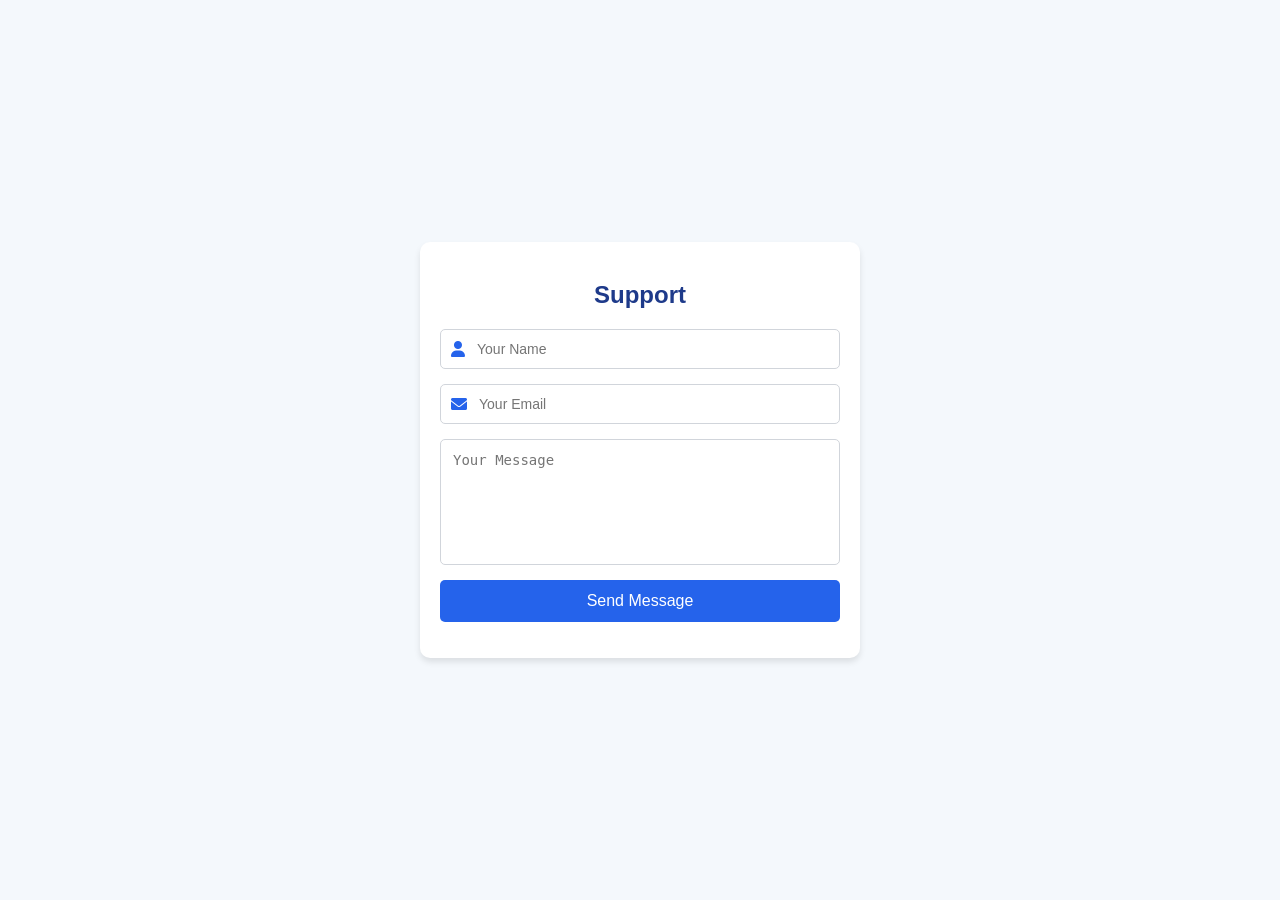
<file:  Support.html>
<!DOCTYPE html>
<html lang="en">
<head>
  <meta charset="UTF-8">
  <meta name="viewport" content="width=device-width, initial-scale=1.0">
  <title>Support Page</title>
  <link href="https://cdnjs.cloudflare.com/ajax/libs/font-awesome/6.0.0/css/all.min.css" rel="stylesheet">
  <style>
    body {
      margin: 0;
      padding: 0;
      font-family: Arial, sans-serif;
      background-color: #f4f8fc;
      display: flex;
      align-items: center;
      justify-content: center;
      min-height: 100vh;
    }

    .container {
      width: 100%;
      max-width: 400px;
      background: #ffffff;
      border-radius: 10px;
      box-shadow: 0 4px 6px rgba(0, 0, 0, 0.1);
      padding: 20px;
    }

    h2 {
      text-align: center;
      color: #1e3a8a;
      font-size: 24px;
      margin-bottom: 20px;
    }

    .input-group {
      margin-bottom: 15px;
    }

    .input-wrapper {
      display: flex;
      align-items: center;
      border: 1px solid #d1d5db;
      border-radius: 5px;
      padding: 10px;
      background-color: #ffffff;
    }

    .input-wrapper i {
      margin-right: 10px;
      color: #2563eb;
    }

    .input-field {
      flex: 1;
      border: none;
      outline: none;
      font-size: 14px;
    }

    textarea.input-field {
      resize: none;
      min-height: 100px;
    }

    .error {
      color: #ef4444;
      font-size: 12px;
      margin-top: 5px;
    }

    .button {
      width: 100%;
      background-color: #2563eb;
      color: white;
      padding: 12px;
      font-size: 16px;
      border: none;
      border-radius: 5px;
      cursor: pointer;
      transition: background-color 0.3s ease;
    }

    .button:hover {
      background-color: #1e40af;
    }

    .status {
      text-align: center;
      margin-top: 15px;
    }

    .status.success {
      color: #22c55e;
    }

    .status.error {
      color: #ef4444;
    }
  </style>
</head>
<body>
  <div class="container">
    <h2>Support</h2>
    <form id="supportForm">
      <!-- Name Input -->
      <div class="input-group">
        <div class="input-wrapper">
          <i class="fas fa-user"></i>
          <input 
            type="text" 
            id="name" 
            placeholder="Your Name" 
            class="input-field"
          />
        </div>
        <p id="nameError" class="error"></p>
      </div>

      <!-- Email Input -->
      <div class="input-group">
        <div class="input-wrapper">
          <i class="fas fa-envelope"></i>
          <input 
            type="email" 
            id="email" 
            placeholder="Your Email" 
            class="input-field"
          />
        </div>
        <p id="emailError" class="error"></p>
      </div>

      <!-- Message Input -->
      <div class="input-group">
  <div class="input-wrapper">
    
    <textarea 
      id="message" 
      placeholder="Your Message" 
      class="input-field"
      style="height: 100px; border: none; resize: none; outline: none; flex: 1;"
    ></textarea>
  </div>
  <p id="messageError" class="error"></p>
</div>

      <!-- Submit Button -->
      <button type="submit" class="button">Send Message</button>

      <!-- Submit Status -->
      <p id="submitStatus" class="status"></p>
    </form>
  </div>

  <!-- تحميل مكتبة EmailJS -->
<script src="https://cdn.emailjs.com/dist/email.min.js"></script>

<script>
  // Initialize EmailJS with your Public Key
  emailjs.init("qmMYm-mArQF1wGIfG"); // استبدل YOUR_PUBLIC_KEY بمفتاحك العام

  // Form submission event listener
  document.getElementById("supportForm").addEventListener("submit", function (event) {
    event.preventDefault(); // منع إعادة تحميل الصفحة

    // DOM elements
    const nameInput = document.getElementById("name").value.trim();
    const emailInput = document.getElementById("email").value.trim();
    const messageInput = document.getElementById("message").value.trim();
    const submitStatus = document.getElementById("submitStatus");

    // Reset status message
    submitStatus.textContent = "";
    submitStatus.classList.remove("success", "error");

    // Validate form inputs
    if (!nameInput || !emailInput || !messageInput) {
      submitStatus.textContent = "All fields are required.";
      submitStatus.classList.add("error");
      return;
    }

    // Sending the email using EmailJS
    emailjs
      .send("service_tid20zc", "template_ognwz72", {
        from_name: nameInput,
        from_email: emailInput,
        message: messageInput,
      })
      .then(
        function (response) {
          submitStatus.textContent = "Message sent successfully!";
          submitStatus.classList.add("success");
          document.getElementById("supportForm").reset(); // Reset form fields
        },
        function (error) {
          // تعديل في السطر الذي يطبع الخطأ
console.error("Error sending email:", error.text || error.message || error);
          submitStatus.textContent = "Failed to send message. Please try again.";
          submitStatus.classList.add("error");
        }
      );
  });
</script>
</body>
</html>
</file>
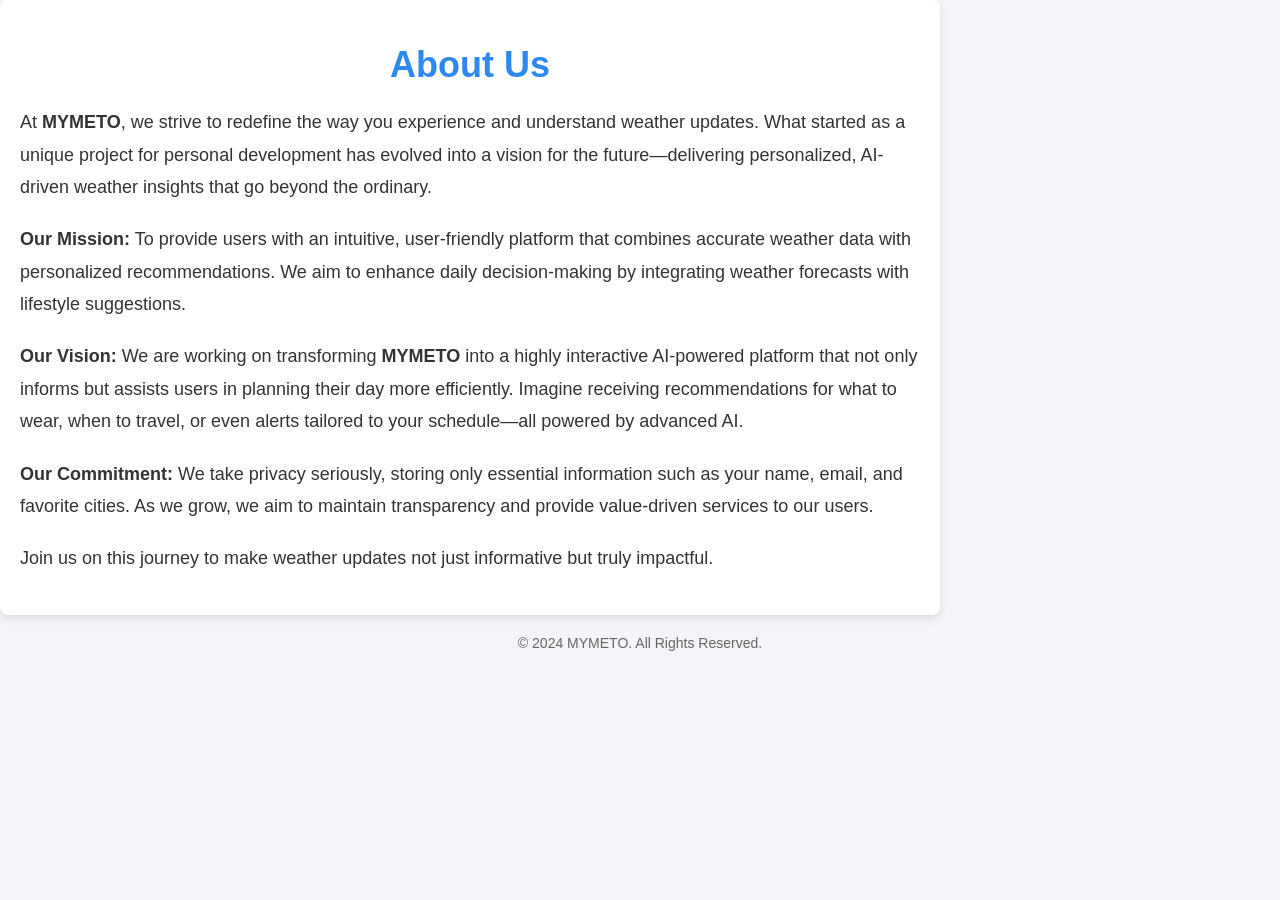
<file: aboutus.html>
<!DOCTYPE html>
<html lang="en">
<head>
  <meta charset="UTF-8">
  <meta name="viewport" content="width=device-width, initial-scale=1.0">
  <title>About Us - MYMETO</title>
  <style>
    body {
      font-family: 'Arial', sans-serif;
      margin: 0;
      padding: 0;
      background-color: #f4f4f9;
      color: #333;
    }

    .container {
      max-width: 900px;
      margin:  non;
      padding: 20px;
      background: white;
      border-radius: 8px;
      box-shadow: 0 4px 10px rgba(0, 0, 0, 0.1);
    }

    h1 {
      font-size: 36px;
      color: #2d89ef;
      margin-bottom: 20px;
      text-align: center;
    }

    p {
      font-size: 18px;
      line-height: 1.8;
      margin-bottom: 20px;
    }

    .emailButton {
      display: block;
      width: 200px;
      margin: 30px auto 0;
      text-align: center;
      background-color: #2d89ef;
      color: white;
      text-decoration: none;
      padding: 15px 20px;
      font-size: 18px;
      border-radius: 8px;
      box-shadow: 0 3px 6px rgba(0, 0, 0, 0.1);
      transition: background-color 0.3s ease, transform 0.2s;
    }

    .emailButton:hover {
      background-color: #2372c1;
      transform: translateY(-2px);
    }

    footer {
      text-align: center;
      margin-top: 20px;
      font-size: 14px;
      color: #666;
    }
  </style>
</head>
<body>
  <div class="container">
    <h1>About Us</h1>
    <p>
      At <b>MYMETO</b>, we strive to redefine the way you experience and understand weather updates. 
      What started as a unique project for personal development has evolved into a vision for the 
      future—delivering personalized, AI-driven weather insights that go beyond the ordinary.
    </p>
    <p>
      <b>Our Mission:</b> To provide users with an intuitive, user-friendly platform that combines accurate 
      weather data with personalized recommendations. We aim to enhance daily decision-making by integrating 
      weather forecasts with lifestyle suggestions.
    </p>
    <p>
      <b>Our Vision:</b> We are working on transforming <b>MYMETO</b> into a highly interactive AI-powered 
      platform that not only informs but assists users in planning their day more efficiently. Imagine receiving 
      recommendations for what to wear, when to travel, or even alerts tailored to your schedule—all powered 
      by advanced AI.
    </p>
    <p>
      <b>Our Commitment:</b> We take privacy seriously, storing only essential information such as your name, 
      email, and favorite cities. As we grow, we aim to maintain transparency and provide value-driven services 
      to our users.
    </p>
    <p>
      Join us on this journey to make weather updates not just informative but truly impactful.
    </p>
    
  </div>
  <footer>
    © 2024 MYMETO. All Rights Reserved.
  </footer>
</body>
<script>
document.getElementById("emailButton").addEventListener("click", function () {
  window.location.href = "ayudaparamatar@gmail.com";
});
const firebaseConfig = {
    apiKey: "AIzaSyA6Slo6ADIW5lHYHSx-mdkRALfYawNMY5Y",
    authDomain: "mymeto-e9fee.firebaseapp.com",
    projectId: "mymeto-e9fee",
    storageBucket: "mymeto-e9fee.firebasestorage.app",
    messagingSenderId: "224872010579",
    appId: "1:224872010579:web:bcebef217fd9bf0fd007a6",
    measurementId: "G-HYP247FPHF"
  };
if (!firebase.apps.length) {
  firebase.initializeApp(firebaseConfig);
}

const userId = localStorage.getItem("userId");
if (!userId) {
  console.error("No user ID found.");
  window.location.href = "logins.html"; // إعادة توجيه المستخدم لتسجيل الدخول
} else {
  console.log("User ID:", userId);
  // يمكنك الآن تحميل بيانات إضافية من Firestore
}

</script>
</html>
</file>
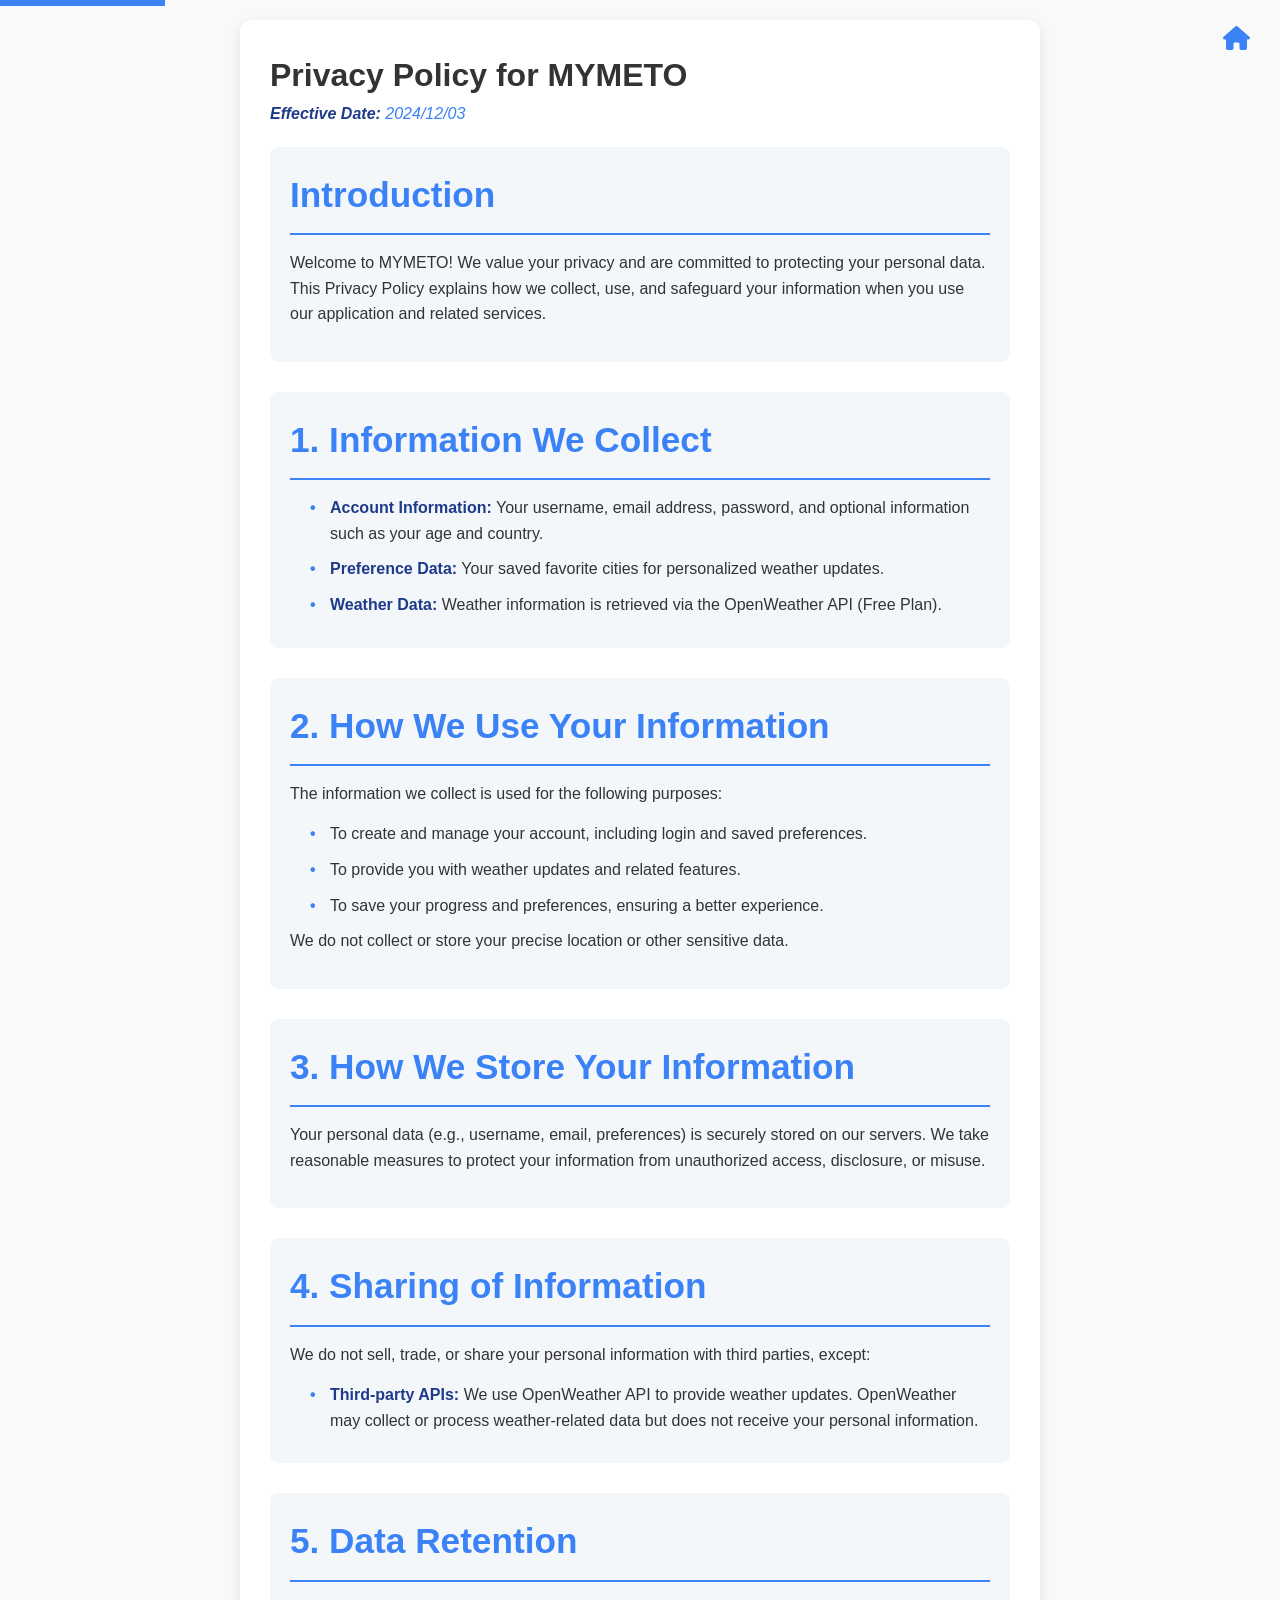
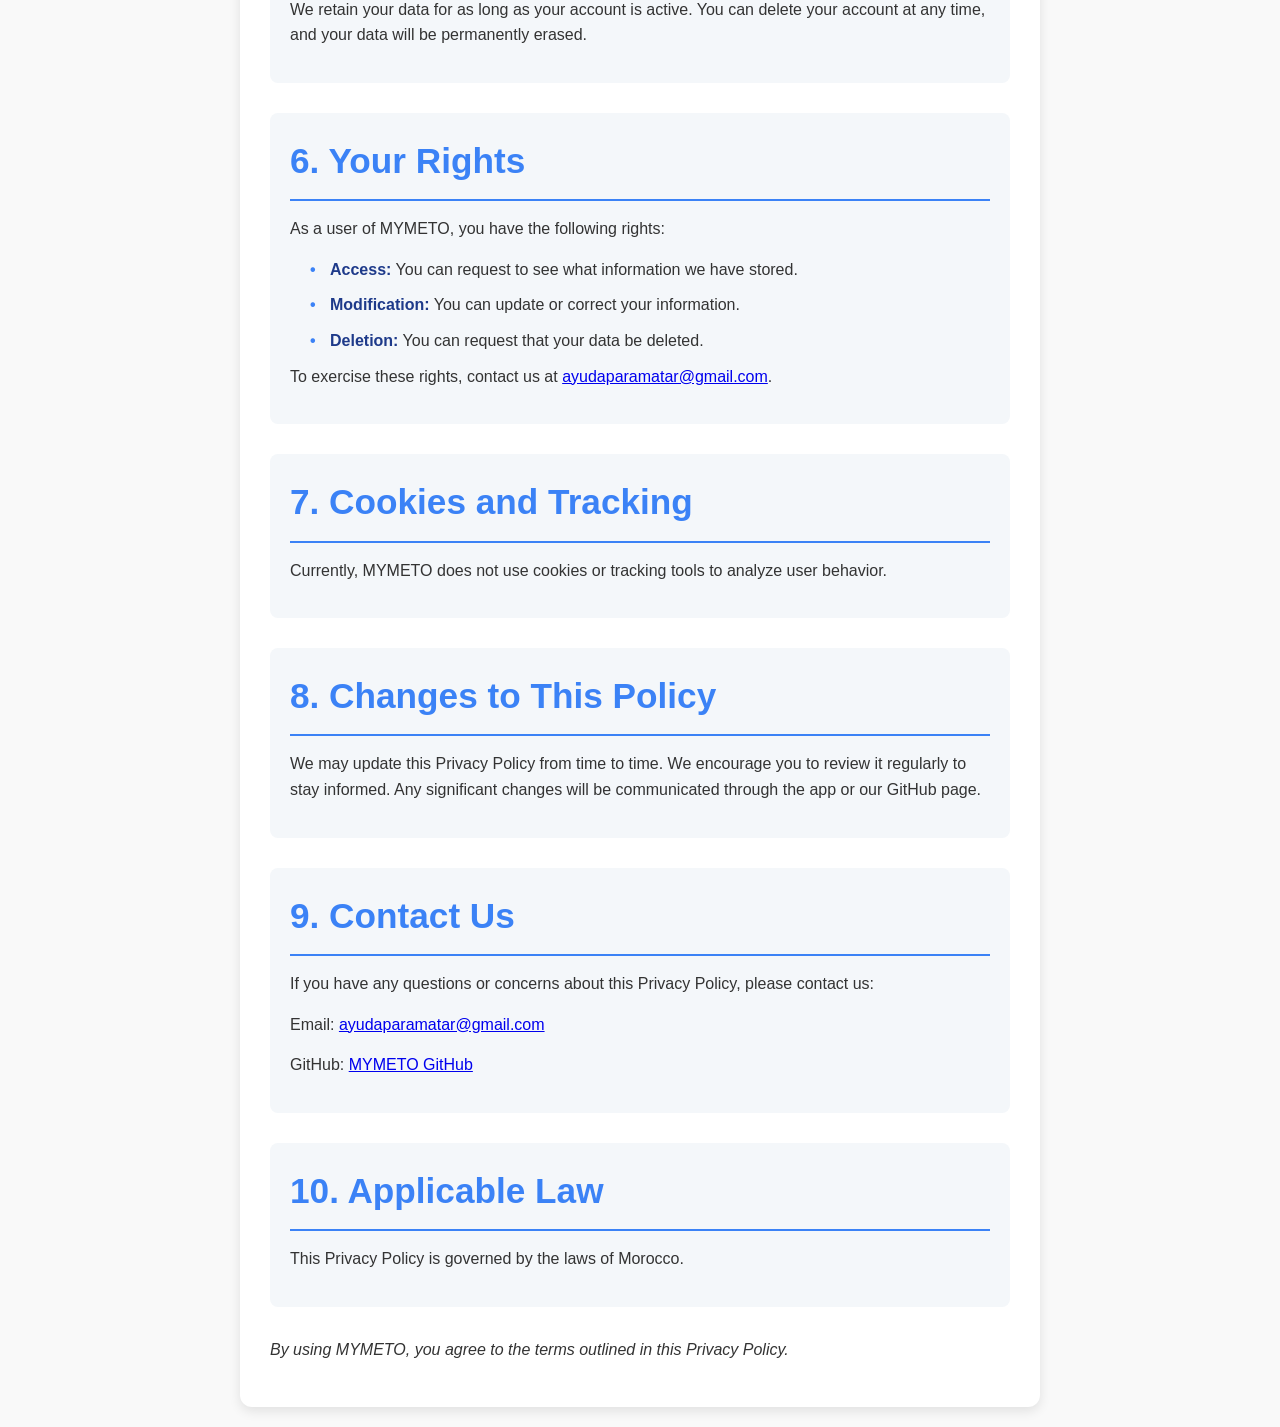
<file: police.html>
<!DOCTYPE html>
<html lang="en">

<head>
    <meta charset="UTF-8">
    <meta name="viewport" content="width=device-width, initial-scale=1.0">
    <title>MYMETO Privacy Policy</title>
    <link href="https://cdnjs.cloudflare.com/ajax/libs/font-awesome/6.0.0-beta3/css/all.min.css" rel="stylesheet">
    <style>
        :root {
            --primary-color: #3B82F6;
            --secondary-color: #1E3A8A;
            --background-color: #f9f9f9;
            --text-color: #333;
            --white: #ffffff;
            --shadow-color: rgba(0, 0, 0, 0.1);
        }
        * {
            box-sizing: border-box;
            margin: 0;
            padding: 0;
        }
        body {
            font-family: 'Arial', 'Helvetica Neue', sans-serif;
            background-color: var(--background-color);
            color: var(--text-color);
            line-height: 1.6;
            scroll-behavior: smooth;
        }
        .privacy-policy {
            max-width: 800px;
            margin: 20px auto;
            padding: 30px;
            background-color: var(--white);
            border-radius: 12px;
            box-shadow: 0 4px 12px var(--shadow-color);
        }
        .skip-link {
            position: absolute;
            top: -40px;
            left: 0;
            background: var(--primary-color);
            color: white;
            padding: 10px;
            z-index: 100;
            transition: top 0.3s ease-in-out;
        }
        .skip-link:focus {
            top: 0;
        }
        .home-link {
            position: fixed;
            top: 20px;
            right: 30px;
            color: var(--primary-color);
            text-decoration: none;
            font-size: 1.5em;
            z-index: 50;
            transition: transform 0.2s;
        }
        .home-link:hover {
            transform: scale(1.1);
        }
        h2 {
            font-size: 2.2em;
            color: var(--primary-color);
            margin-bottom: 15px;
            border-bottom: 2px solid var(--primary-color);
            padding-bottom: 10px;
        }
        h3 {
            font-size: 1.5em;
            color: var(--secondary-color);
            margin-top: 25px;
            margin-bottom: 15px;
        }
        ul {
            list-style-type: none;
            padding-left: 20px;
            position: relative;
        }
        ul li {
            margin-bottom: 10px;
            padding-left: 20px;
            position: relative;
        }
        ul li::before {
            content: '•';
            color: var(--primary-color);
            position: absolute;
            left: 0;
            font-weight: bold;
        }
        p {
            margin-bottom: 15px;
        }
        .effective-date {
            font-size: 1em;
            color: var(--primary-color);
            margin-bottom: 20px;
            font-style: italic;
        }
        .section {
            margin-bottom: 30px;
            background-color: #f4f7fa;
            padding: 20px;
            border-radius: 8px;
        }
        strong {
            color: var(--secondary-color);
        }
        @media (max-width: 768px) {
            .privacy-policy {
                padding: 15px;
                margin: 10px;
            }
            h2 {
                font-size: 1.8em;
            }
            h3 {
                font-size: 1.4em;
            }
            .home-link {
                right: 15px;
                top: 15px;
            }
        }
        @media print {
            body {
                background-color: white;
            }
            .privacy-policy {
                box-shadow: none;
                margin: 0;
                padding: 10px;
            }
        }
    </style>
</head>

<body>
    <a href="#main-content" class="skip-link">Skip to main content</a>

    <a href="index.html" class="home-link" aria-label="Return to Home">
        <i class="fas fa-home" aria-hidden="true"></i>
    </a>

    <main id="main-content" class="privacy-policy" role="main">
        <h1>Privacy Policy for MYMETO</h1>
        <p class="effective-date" aria-label="Policy Effective Date">
            <strong>Effective Date:</strong> 2024/12/03
        </p>

        <section class="section" aria-labelledby="introduction">
            <h2 id="introduction">Introduction</h2>
            <p>Welcome to MYMETO! We value your privacy and are committed to protecting your personal data. This Privacy Policy explains how we collect, use, and safeguard your information when you use our application and related services.</p>
        </section>

        <section class="section" aria-labelledby="information-collected">
            <h2 id="information-collected">1. Information We Collect</h2>
            <ul>
                <li><strong>Account Information:</strong> Your username, email address, password, and optional information such as your age and country.</li>
                <li><strong>Preference Data:</strong> Your saved favorite cities for personalized weather updates.</li>
                <li><strong>Weather Data:</strong> Weather information is retrieved via the OpenWeather API (Free Plan).</li>
            </ul>
        </section>

        <section class="section" aria-labelledby="how-we-use">
            <h2 id="how-we-use">2. How We Use Your Information</h2>
            <p>The information we collect is used for the following purposes:</p>
            <ul>
                <li>To create and manage your account, including login and saved preferences.</li>
                <li>To provide you with weather updates and related features.</li>
                <li>To save your progress and preferences, ensuring a better experience.</li>
            </ul>
            <p>We do not collect or store your precise location or other sensitive data.</p>
        </section>

        <section class="section" aria-labelledby="how-we-store">
            <h2 id="how-we-store">3. How We Store Your Information</h2>
            <p>Your personal data (e.g., username, email, preferences) is securely stored on our servers. We take reasonable measures to protect your information from unauthorized access, disclosure, or misuse.</p>
        </section>

        <section class="section" aria-labelledby="sharing-of-information">
            <h2 id="sharing-of-information">4. Sharing of Information</h2>
            <p>We do not sell, trade, or share your personal information with third parties, except:</p>
            <ul>
                <li><strong>Third-party APIs:</strong> We use OpenWeather API to provide weather updates. OpenWeather may collect or process weather-related data but does not receive your personal information.</li>
            </ul>
        </section>

        <section class="section" aria-labelledby="data-retention">
            <h2 id="data-retention">5. Data Retention</h2>
            <p>We retain your data for as long as your account is active. You can delete your account at any time, and your data will be permanently erased.</p>
        </section>

        <section class="section" aria-labelledby="your-rights">
            <h2 id="your-rights">6. Your Rights</h2>
            <p>As a user of MYMETO, you have the following rights:</p>
            <ul>
                <li><strong>Access:</strong> You can request to see what information we have stored.</li>
                <li><strong>Modification:</strong> You can update or correct your information.</li>
                <li><strong>Deletion:</strong> You can request that your data be deleted.</li>
            </ul>
            <p>To exercise these rights, contact us at <a href="mailto:ayudaparamatar@gmail.com">ayudaparamatar@gmail.com</a>.</p>
        </section>

        <section class="section" aria-labelledby="cookies">
            <h2 id="cookies">7. Cookies and Tracking</h2>
            <p>Currently, MYMETO does not use cookies or tracking tools to analyze user behavior.</p>
        </section>

        <section class="section" aria-labelledby="changes">
            <h2 id="changes">8. Changes to This Policy</h2>
            <p>We may update this Privacy Policy from time to time. We encourage you to review it regularly to stay informed. Any significant changes will be communicated through the app or our GitHub page.</p>
        </section>

        <section class="section" aria-labelledby="contact-info">
            <h2 id="contact-info">9. Contact Us</h2>
            <p>If you have any questions or concerns about this Privacy Policy, please contact us:</p>
            <p>Email: <a href="mailto:ayudaparamatar@gmail.com">ayudaparamatar@gmail.com</a></p>
            <p>GitHub: <a href="https://github.com/YOUR_GITHUB_LINK" target="_blank">MYMETO GitHub</a></p>
        </section>

        <section class="section" aria-labelledby="applicable-law">
            <h2 id="applicable-law">10. Applicable Law</h2>
            <p>This Privacy Policy is governed by the laws of Morocco.</p>
        </section>

        <p><em>By using MYMETO, you agree to the terms outlined in this Privacy Policy.</em></p>
    </main>

    <script>
        // Optional: Add smooth scrolling for internal links
        document.querySelectorAll('a[href^="#"]').forEach(anchor => {
            anchor.addEventListener('click', function (e) {
                e.preventDefault();
                document.querySelector(this.getAttribute('href')).scrollIntoView({
                    behavior: 'smooth'
                });
            });
        });
    </script>
</body>

</html>
</file>
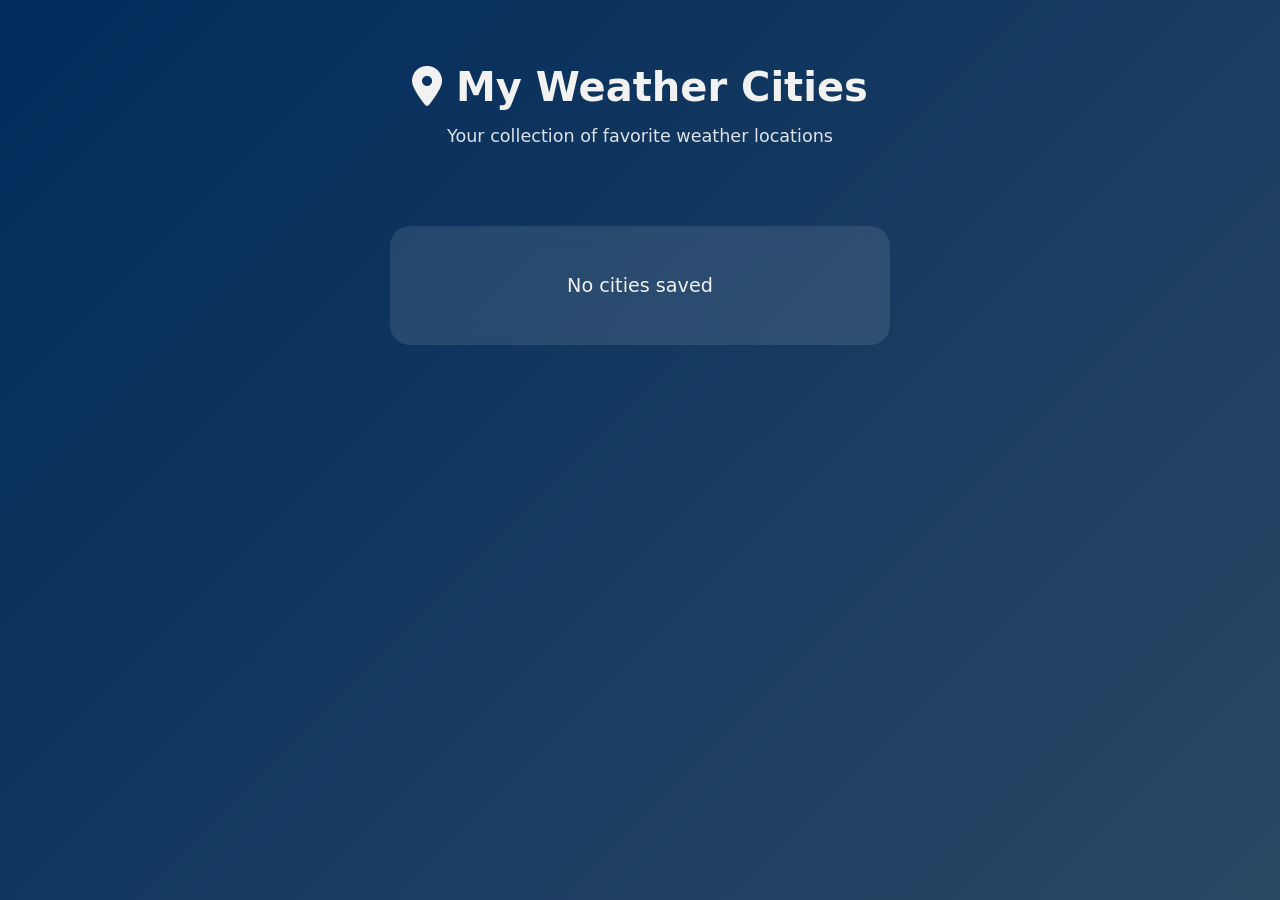
<file: Saved cities .html>
<!DOCTYPE html>
<html lang="en">
<head>
  <meta charset="UTF-8">
  <meta name="viewport" content="width=device-width, initial-scale=1.0">
  <title>Weather Cities Collection</title>
  <link href="https://cdnjs.cloudflare.com/ajax/libs/font-awesome/6.0.0/css/all.min.css" rel="stylesheet">
  <style>
    :root {
      --primary: #364959;
      --secondary: #36ABD9;
      --accent: #F2F2F2;
      --light: #F5F5F5;
      --gradient-start: #002B5B;
      --gradient-end: #2B4865;
      --card-shadow: 0 8px 16px rgba(0,0,0,0.1);
    }

    * {
      margin: 0;
      padding: 0;
      box-sizing: border-box;
      font-family: 'Segoe UI', system-ui, -apple-system, sans-serif;
    }

    body {
      min-height: 100vh;
      background: linear-gradient(135deg, var(--gradient-start), var(--gradient-end));
      color: var(--light);
      padding: 2rem;
    }

    .container {
      max-width: 1000px;
      margin: 0 auto;
      padding: 2rem;
    }

    .header {
      text-align: center;
      margin-bottom: 3rem;
    }

    .header h1 {
      font-size: 2.5rem;
      margin-bottom: 1rem;
      color: var(--accent);
    }

    .header p {
      font-size: 1.1rem;
      opacity: 0.9;
    }

    .city-grid {
      display: grid;
      grid-template-columns: repeat(auto-fit, minmax(300px, 1fr));
      gap: 2rem;
      margin-top: 2rem;
    }

    .city-item {
      background: rgba(255, 255, 255, 0.1);
      backdrop-filter: blur(10px);
      border-radius: 20px;
      padding: 1.5rem;
      transition: all 0.3s ease;
      border: 1px solid rgba(255, 255, 255, 0.1);
      position: relative;
      overflow: hidden;
    }

    .city-item::before {
      content: '';
      position: absolute;
      top: 0;
      left: 0;
      width: 100%;
      height: 100%;
      background: linear-gradient(45deg, transparent, rgba(255, 255, 255, 0.05));
      pointer-events: none;
    }

    .city-item:hover {
      transform: translateY(-5px);
      box-shadow: var(--card-shadow);
      border-color: var(--accent);
    }

    .city-name {
      font-size: 1.5rem;
      font-weight: 600;
      margin-bottom: 1rem;
      color: var(--accent);
      display: flex;
      align-items: center;
      gap: 0.5rem;
    }

    .city-name i {
      font-size: 1.2rem;
    }

    .city-actions {
      display: flex;
      gap: 1rem;
      margin-top: 1.5rem;
    }

    .btn {
      flex: 1;
      padding: 0.8rem 1.2rem;
      border: none;
      border-radius: 12px;
      cursor: pointer;
      font-weight: 500;
      transition: all 0.3s ease;
      display: flex;
      align-items: center;
      justify-content: center;
      gap: 0.5rem;
      font-size: 0.9rem;
    }

    .btn-visit {
      background: var(--accent);
      color: var(--primary);
    }

    .btn-visit:hover {
      background: #7CD1BD;
      transform: translateY(-2px);
    }

    .btn-delete {
      background: rgba(255, 77, 77, 0.2);
      color: #ff4d4d;
      border: 1px solid #ff4d4d;
    }

    .btn-delete:hover {
      background: rgba(255, 77, 77, 0.3);
      transform: translateY(-2px);
    }

    .no-cities {
      text-align: center;
      padding: 3rem;
      font-size: 1.2rem;
      color: var(--accent);
      background: rgba(255, 255, 255, 0.1);
      border-radius: 20px;
      backdrop-filter: blur(10px);
      margin: 2rem auto;
      max-width: 500px;
    }

    .popup {
      display: none;
      position: fixed;
      z-index: 1000;
      left: 0;
      top: 0;
      width: 100%;
      height: 100%;
      background: rgba(0, 0, 0, 0.7);
      backdrop-filter: blur(5px);
    }

    .popup-content {
      background: var(--primary);
      padding: 2rem;
      border-radius: 20px;
      width: 90%;
      max-width: 400px;
      position: absolute;
      top: 50%;
      left: 50%;
      transform: translate(-50%, -50%);
      text-align: center;
      border: 1px solid var(--accent);
    }

    .popup-content h2 {
      color: var(--accent);
      margin-bottom: 1rem;
    }

    .popup-content p {
      margin-bottom: 2rem;
      color: var(--light);
    }

    .popup-actions {
      display: flex;
      gap: 1rem;
      justify-content: center;
    }

    .popup-actions button {
      padding: 0.8rem 1.5rem;
      border-radius: 10px;
      border: none;
      cursor: pointer;
      font-weight: 500;
      transition: all 0.3s ease;
    }

    #confirmButton {
      background: var(--accent);
      color: var(--primary);
    }

    #cancelButton {
      background: transparent;
      color: var(--light);
      border: 1px solid var(--light);
    }

    @media (max-width: 768px) {
      .container {
        padding: 1rem;
      }
      
      .city-grid {
        grid-template-columns: 1fr;
      }

      .header h1 {
        font-size: 2rem;
      }
    }
  </style>
</head>
<body>
  <div class="container">
    <div class="header">
      <h1><i class="fas fa-map-marker-alt"></i> My Weather Cities</h1>
      <p>Your collection of favorite weather locations</p>
    </div>
    
    <div id="city-list" class="city-grid">
      <!-- Cities will be populated here -->
    </div>
    
    <div id="no-cities-message" class="no-cities">
      <i class="fas fa-cloud" style="font-size: 3rem; margin-bottom: 1rem; display: block;"></i>
      <!-- No cities message will appear here -->
    </div>
  </div>

  <div id="confirmationPopup" class="popup">
    <div class="popup-content">
      <h2>Confirm Deletion</h2>
      <p>Are you sure you want to remove this city from your collection?</p>
      <div class="popup-actions">
        <button id="confirmButton">Yes, Remove</button>
        <button id="cancelButton">Cancel</button>
      </div>
    </div>
  </div>

  <script>
  
  const cityListDiv = document.getElementById('city-list');
    const noCitiesMessage = document.getElementById('no-cities-message');
    const confirmationPopup = document.getElementById('confirmationPopup');
    const confirmButton = document.getElementById('confirmButton');
    const cancelButton = document.getElementById('cancelButton');
    let cityToDelete = null; // Variable to hold the city name for deletion

    // Function to show the confirmation popup
    function showConfirmationPopup(cityName) {
      cityToDelete = cityName; // Save the city name for deletion
      confirmationPopup.style.display = 'flex';
    }

    // Function to hide the confirmation popup
    function hideConfirmationPopup() {
      cityToDelete = null; // Reset the city name
      confirmationPopup.style.display = 'none';
    }

    // Load saved cities from localStorage
    function loadSavedCities() {
      const savedCities = JSON.parse(localStorage.getItem("cities")) || [];
      cityListDiv.innerHTML = ''; // Clear the list

      if (savedCities.length === 0) {
        noCitiesMessage.textContent = 'No cities saved';
        return;
      }

      noCitiesMessage.textContent = ''; // Clear any previous message

      savedCities.forEach((city) => {
        const cityDiv = document.createElement('div');
        cityDiv.className = 'city-item';
        cityDiv.innerHTML = `
          <span class="city-name">${city}</span>
          <div class="city-actions">
            <button class="btn btn-visit" onclick="openCity('${city}')">
              <i class="fas fa-eye"></i>Visit City
            </button>
            <button class="btn btn-delete" onclick="showConfirmationPopup('${city}')">
              <i class="fas fa-trash"></i>Delete City
            </button>
          </div>
        `;
        cityListDiv.appendChild(cityDiv);
      });
    }

    // Open a city
    function openCity(cityName) {
      window.location.href = `index.html?city=${encodeURIComponent(cityName)}`;
    }

    // Confirm deletion of a city
    confirmButton.addEventListener('click', () => {
      if (cityToDelete) {
        let savedCities = JSON.parse(localStorage.getItem("cities")) || [];
        const cityIndex = savedCities.indexOf(cityToDelete);

        if (cityIndex !== -1) {
          savedCities.splice(cityIndex, 1); // Remove the city
          localStorage.setItem("cities", JSON.stringify(savedCities)); // Update localStorage
          loadSavedCities(); // Reload the list
        }

        hideConfirmationPopup(); // Hide the popup
      }
    });

    // Cancel deletion
    cancelButton.addEventListener('click', hideConfirmationPopup);

    // Load cities on page load
    loadSavedCities();
  
  
    // Your existing JavaScript remains unchanged
  </script>
</body>
          </html>
</file>
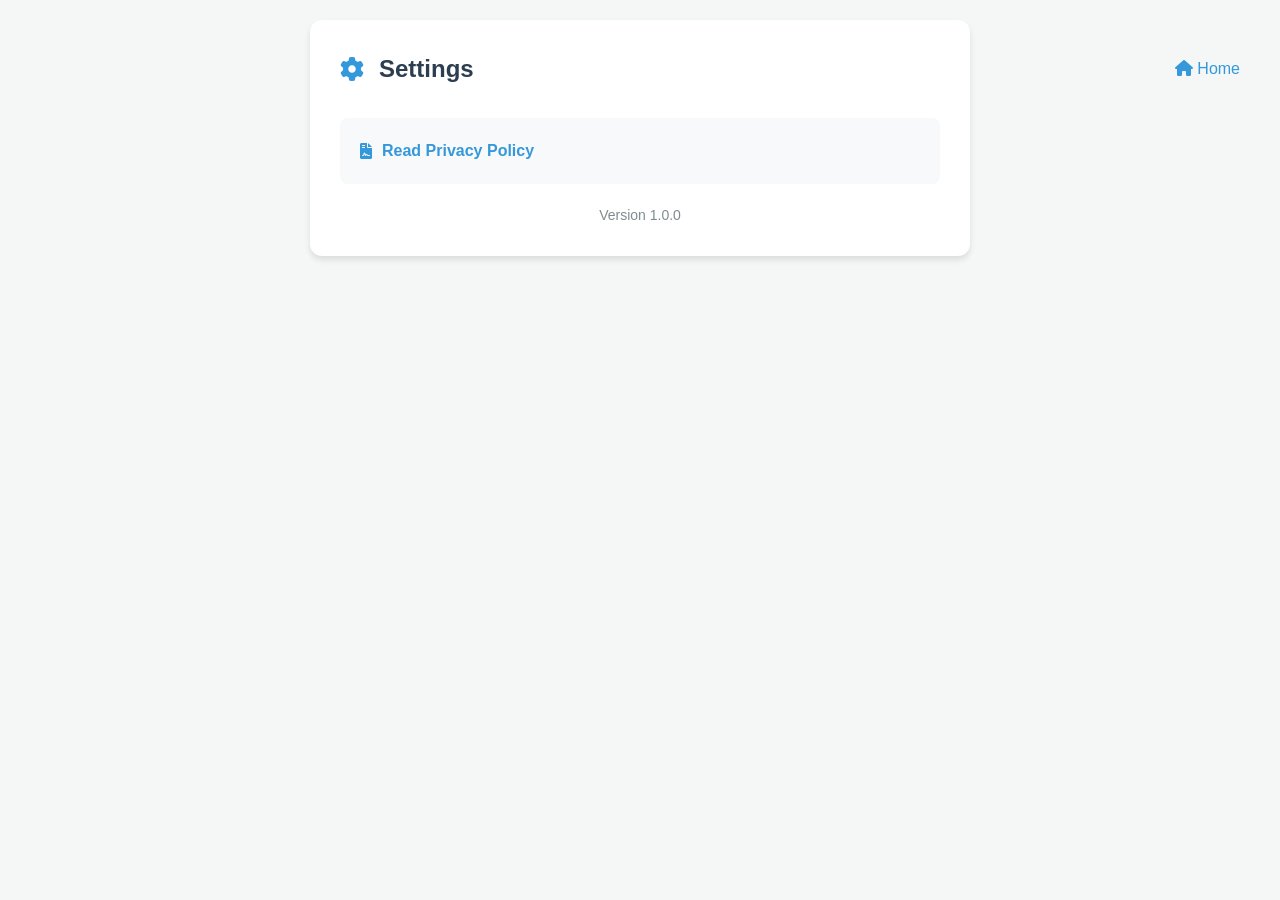
<file: Settings .html>
<!DOCTYPE html>
<html lang="en">
<head>
    <meta charset="UTF-8">
    <meta name="viewport" content="width=device-width, initial-scale=1.0">
    <title>App Settings</title>
    <link href="https://cdnjs.cloudflare.com/ajax/libs/font-awesome/6.0.0-beta3/css/all.min.css" rel="stylesheet">
    <style>
        body {
            font-family: 'Arial', sans-serif;
            background-color: #f4f7f6;
            margin: 0;
            padding: 20px;
            color: #2c3e50;
            line-height: 1.6;
        }
        .container {
            max-width: 600px;
            margin: 0 auto;
            background-color: #ffffff;
            border-radius: 12px;
            box-shadow: 0 4px 6px rgba(0,0,0,0.1);
            padding: 30px;
        }
        .header {
            display: flex;
            justify-content: space-between;
            align-items: center;
            margin-bottom: 30px;
        }
        .title {
            display: flex;
            align-items: center;
            font-size: 24px;
            font-weight: bold;
        }
        .title i {
            margin-right: 15px;
            color: #3498db;
        }
        .privacy-section {
            background-color: #f8f9fa;
            border-radius: 8px;
            padding: 20px;
            margin-top: 20px;
        }
        .privacy-link {
            display: flex;
            align-items: center;
            color: #3498db;
            text-decoration: none;
            font-weight: bold;
            transition: color 0.3s ease;
        }
        .privacy-link:hover {
            color: #2980b9;
        }
        .privacy-link i {
            margin-right: 10px;
        }
        .version {
            text-align: center;
            margin-top: 20px;
            color: #7f8c8d;
            font-size: 14px;
        }
        .home-link {
            position: absolute;
            top: 56px;
            right: 40px;
            color: #3498db;
            text-decoration: none;
        }
    </style>
</head>
<body>
    <div class="container">
        <a href="index.html" class="home-link">
            <i class="fas fa-home"></i> Home
        </a>

        <div class="header">
            <div class="title">
                <i class="fas fa-cog"></i>
                Settings
            </div>
        </div>

        <div class="privacy-section">
            <a href="police.html"   class="privacy-link">
                <i class="fas fa-file-contract"></i> 
                Read Privacy Policy
            </a>
        </div>

        <div class="version">
            Version 1.0.0
        </div>
    </div>
</body>
<script>



</script>
</html>
</file>
